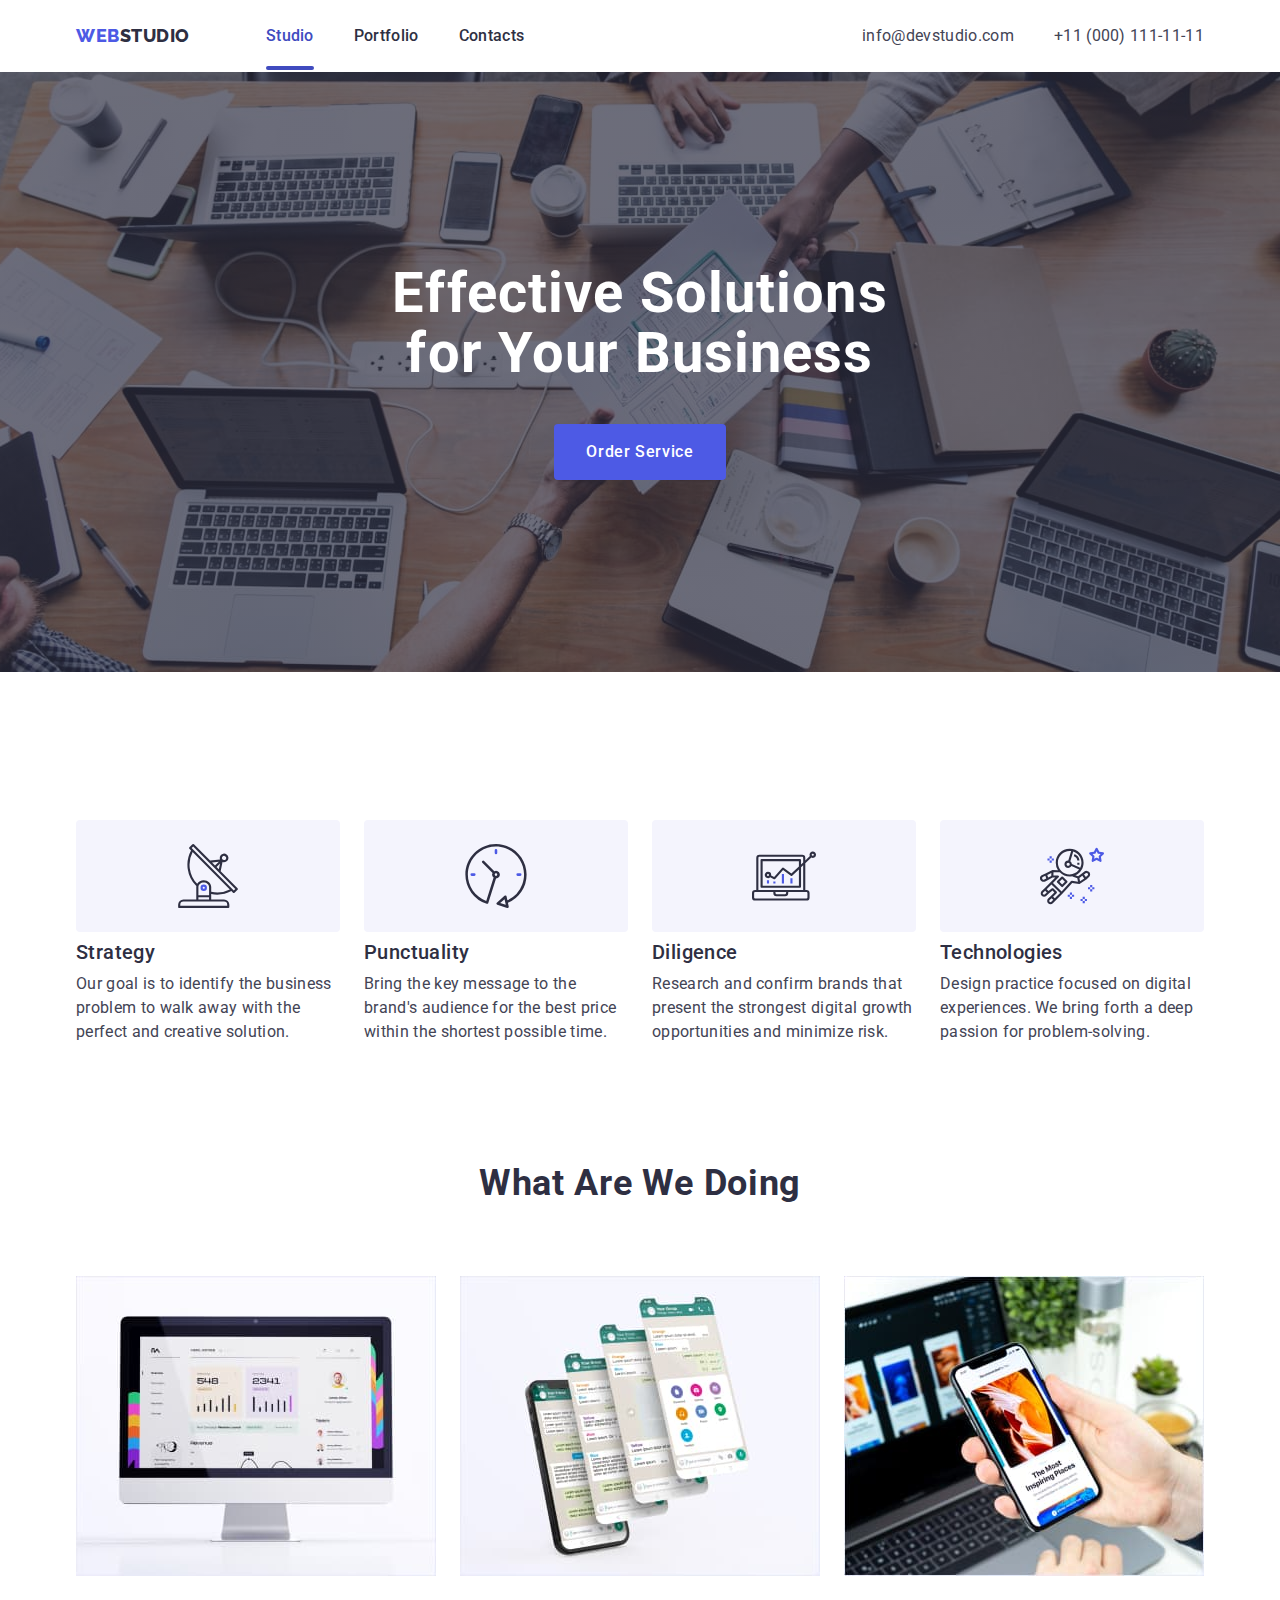
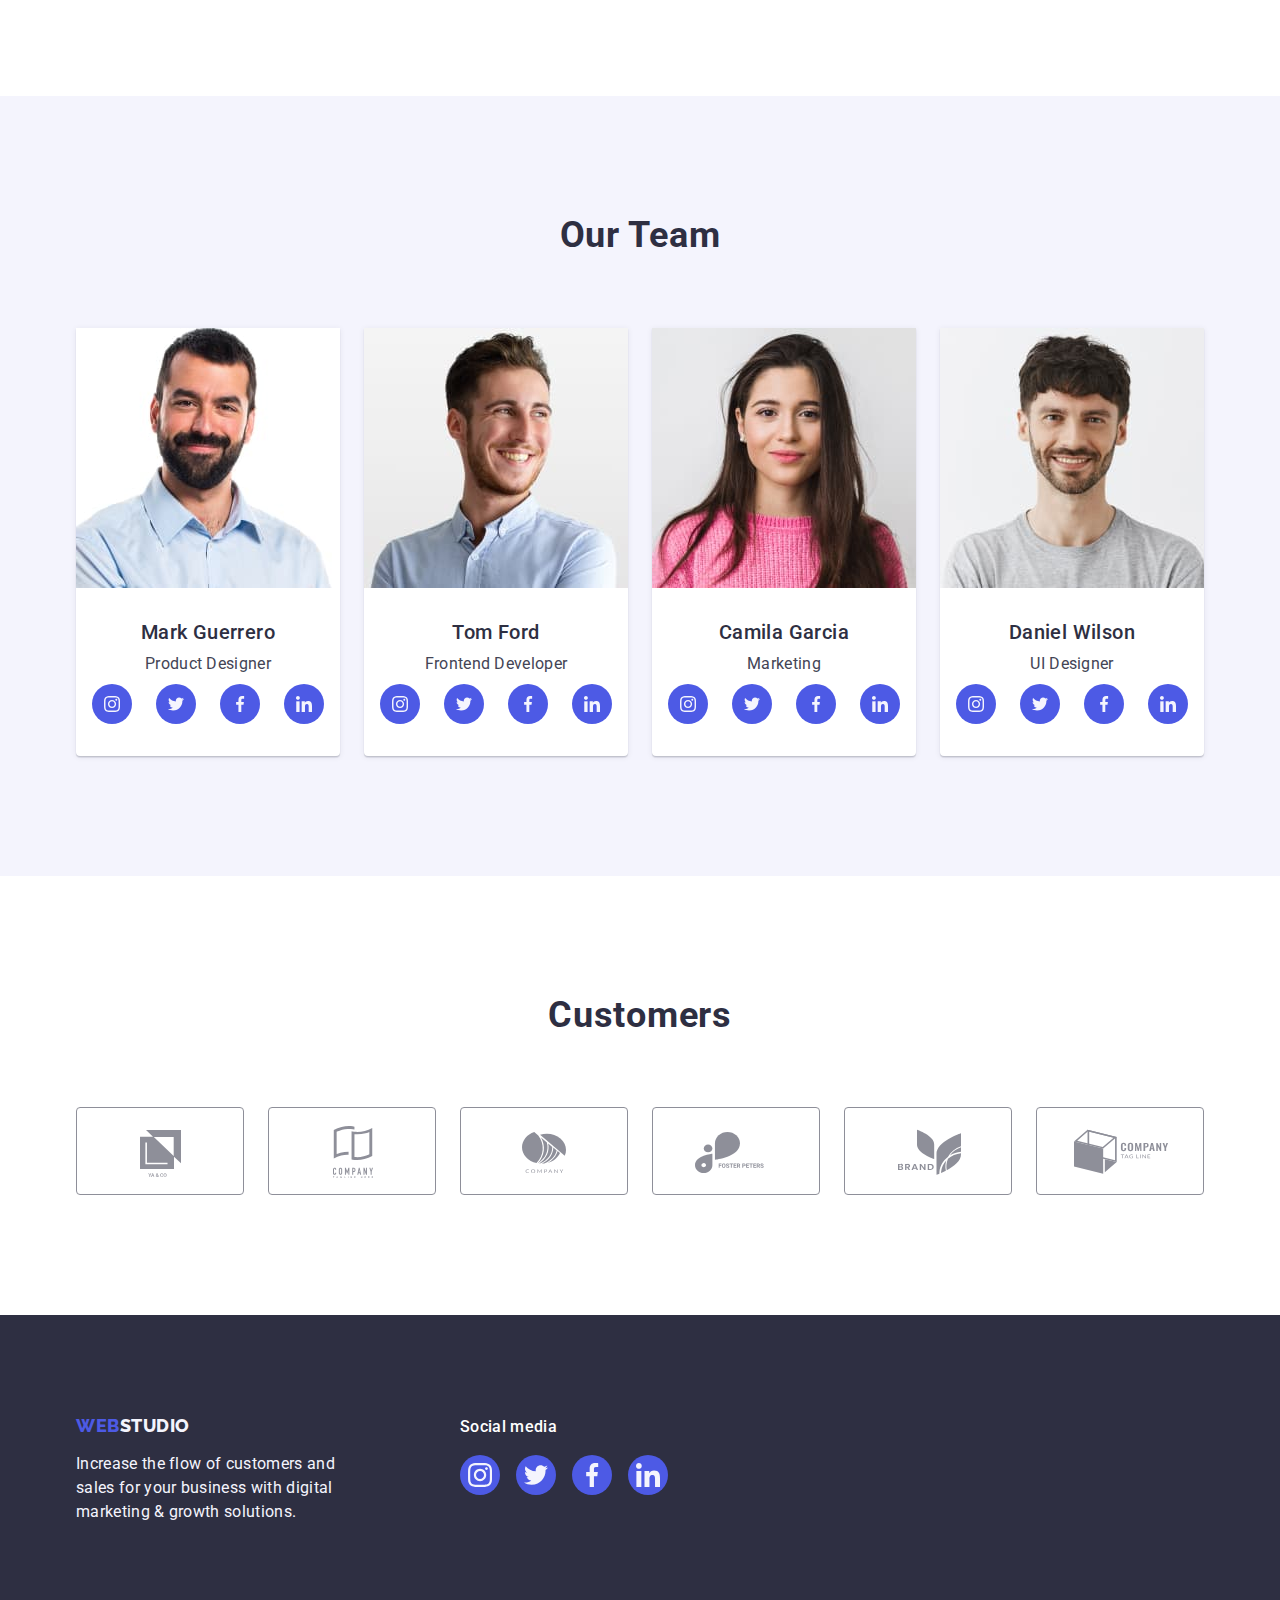
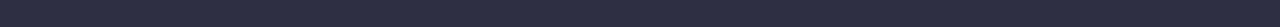
<file: index.html>
<!DOCTYPE html>
<html lang="en">
  <head>
    <meta charset="UTF-8" />
    <meta http-equiv="X-UA-Compatible" content="IE=edge" />
    <meta name="viewport" content="width=device-width, initial-scale=1.0" />
    <title>Main Page</title>
    <link rel="preconnect" href="https://fonts.googleapis.com" />
    <link rel="preconnect" href="https://fonts.gstatic.com" crossorigin />
    <link
      href="https://fonts.googleapis.com/css2?family=Raleway:wght@800&family=Roboto:wght@400;500;700;900&display=swap"
      rel="stylesheet"
    />
    <link
      rel="stylesheet"
      href="https://cdn.jsdelivr.net/npm/modern-normalize@2.0.0/modern-normalize.min.css"
    />
    <link rel="stylesheet" href="./css/styles.css" />
  </head>
  <body>
    <header class="header">
      <div class="container page-header-container">
        <nav class="site-navigation">
          <a href="./index.html" class="logo-header link"
            >WEB<span class="span-header">Studio</span></a
          >

          <ul class="list menu-header">
            <li class="">
              <a href="./index.html" class="header-link link current">Studio</a>
            </li>
            <li class="">
              <a href="./portfolio.html" class="header-link link">Portfolio</a>
            </li>
            <li>
              <a href="" class="header-link link">Contacts</a>
            </li>
          </ul>
        </nav>

        <address class="address">
          <ul class="list address-items">
            <li>
              <a href="mailto:info@devstudio.com" class="link address-link"
                >info@devstudio.com</a
              >
            </li>
            <li>
              <a href="tel:+110001111111" class="link address-link">
                +11 (000) 111-11-11
              </a>
            </li>
          </ul>
        </address>
      </div>
    </header>

    <main>
      <section class="hero background-hero">
        <div class="container hero-wrap">
          <h1 class="hero-titel">Effective Solutions for Your Business</h1>

          <button type="button" class="btn-order" data-modal-open>
            Order Service
          </button>
        </div>
      </section>
      <!-- --Section skills-- -->
      <section class="skills">
        <div class="container">
          <h2 class="hidden">experiences</h2>
          <ul class="list skills-item-list">
            <li class="skills-item">
              <div class="skills-wraper">
                <svg width="64" height="64" class="skills-icon">
                  <use href="./images/icons.svg#icon-antenna"></use>
                </svg>
              </div>
              <h3 class="skills-titel">Strategy</h3>
              <p class="skills-text">
                Our goal is to identify the business problem to walk away with
                the perfect and creative solution.
              </p>
            </li>
            <li class="skills-item">
              <div class="skills-wraper">
                <svg width="64" height="64" class="skills-icon">
                  <use href="./images/icons.svg#icon-clock"></use>
                </svg>
              </div>
              <h3 class="skills-titel">Punctuality</h3>
              <p class="skills-text">
                Bring the key message to the brand's audience for the best price
                within the shortest possible time.
              </p>
            </li>
            <li class="skills-item">
              <div class="skills-wraper">
                <svg width="64" height="64" class="skills-icon">
                  <use href="./images/icons.svg#icon-diagram"></use>
                </svg>
              </div>
              <h3 class="skills-titel">Diligence</h3>
              <p class="skills-text">
                Research and confirm brands that present the strongest digital
                growth opportunities and minimize risk.
              </p>
            </li>
            <li class="skills-item">
              <div class="skills-wraper">
                <svg width="64" height="64" class="skills-icon">
                  <use href="./images/icons.svg#icon-astronaut"></use>
                </svg>
              </div>
              <h3 class="skills-titel">Technologies</h3>
              <p class="skills-text">
                Design practice focused on digital experiences. We bring forth a
                deep passion for problem-solving.
              </p>
            </li>
          </ul>
        </div>
      </section>
      <!--oure work-->
      <section class="examples">
        <div class="container">
          <h2 class="examples-titel">What are we doing</h2>
          <ul class="list examples-item">
            <li class="examples-item-list">
              <img
                class="img-examples"
                src="./images/monitor.jpg"
                alt="monitor whith inforation"
                width="360"
                height="300"
              />
            </li>
            <li class="examples-item-list">
              <img
                class="img-examples"
                src="./images/mobilephone.jpg"
                alt="mobile phone and aplication"
                width="360"
                height="300"
              />
            </li>
            <li class="examples-item-list">
              <img
                class="img-examples"
                src="./images/laptopandhandhodingmobilephone.jpg"
                alt="laptop same aplication on the display and hand hoding mobile phone same information on display"
                width="360"
                height="300"
              />
            </li>
          </ul>
        </div>
      </section>
      <!--team-->
      <section class="employees">
        <div class="container employees-wrap">
          <h2 class="employees-titel">Our Team</h2>
          <ul class="list employees-item">
            <li class="employees-item-list">
              <img
                class="img-employees"
                src="./images/portretMarkG.jpg"
                alt="man smile has a beard wearing a blue shirt dark hair "
                width="264"
                height="260"
              />
              <div class="card-text">
                <h3 class="employees-name">Mark Guerrero</h3>
                <p class="employees-text">Product Designer</p>
                <ul class="icon-soc-item">
                  <li class="list icon-soc-list">
                    <a href="" class="icon-soc-link">
                      <svg width="16" height="16" class="icon-soc">
                        <use href="./images/icons.svg#icon-instagram"></use>
                      </svg>
                    </a>
                  </li>
                  <li class="list icon-soc-list">
                    <a href="" class="icon-soc-link">
                      <svg width="16" height="16" class="icon-soc">
                        <use href="./images/icons.svg#icon-twitter"></use>
                      </svg>
                    </a>
                  </li>
                  <li class="list icon-soc-list">
                    <a href="" class="icon-soc-link">
                      <svg width="16" height="16" class="icon-soc">
                        <use href="./images/icons.svg#icon-facebook"></use>
                      </svg>
                    </a>
                  </li>
                  <li class="list icon-soc-list">
                    <a href="" class="icon-soc-link">
                      <svg width="16" height="16" class="icon-soc">
                        <use href="./images/icons.svg#icon-linkedin"></use>
                      </svg>
                    </a>
                  </li>
                </ul>
              </div>
            </li>
            <li class="employees-item-list">
              <img
                class="img-employees"
                src="./images/portretTomF.jpg"
                alt="the young man is smiling  blond hair"
                width="264"
                height="260"
              />

              <div class="card-text">
                <h3 class="employees-name">Tom Ford</h3>
                <p class="employees-text">Frontend Developer</p>
                <ul class="icon-soc-item">
                  <li class="list icon-soc-list">
                    <a href="" class="icon-soc-link">
                      <svg width="16" height="16" class="icon-soc">
                        <use href="./images/icons.svg#icon-instagram"></use>
                      </svg>
                    </a>
                  </li>
                  <li class="list icon-soc-list">
                    <a href="" class="icon-soc-link">
                      <svg width="16" height="16" class="icon-soc">
                        <use href="./images/icons.svg#icon-twitter"></use>
                      </svg>
                    </a>
                  </li>
                  <li class="list icon-soc-list">
                    <a href="" class="icon-soc-link">
                      <svg width="16" height="16" class="icon-soc">
                        <use href="./images/icons.svg#icon-facebook"></use>
                      </svg>
                    </a>
                  </li>
                  <li class="list icon-soc-list">
                    <a href="" class="icon-soc-link">
                      <svg width="16" height="16" class="icon-soc">
                        <use href="./images/icons.svg#icon-linkedin"></use>
                      </svg>
                    </a>
                  </li>
                </ul>
              </div>
            </li>
            <li class="employees-item-list">
              <img
                class="img-employees"
                src="./images/PortretCamilaG.jpg"
                alt="young girl long brown hair pink blouse"
                width="264"
                height="260"
              />

              <div class="card-text">
                <h3 class="employees-name">Camila Garcia</h3>
                <p class="employees-text">Marketing</p>
                <ul class="icon-soc-item">
                  <li class="list icon-soc-list">
                    <a href="" class="icon-soc-link">
                      <svg width="16" height="16" class="icon-soc">
                        <use href="./images/icons.svg#icon-instagram"></use>
                      </svg>
                    </a>
                  </li>
                  <li class="list icon-soc-list">
                    <a href="" class="icon-soc-link">
                      <svg width="16" height="16" class="icon-soc">
                        <use href="./images/icons.svg#icon-twitter"></use>
                      </svg>
                    </a>
                  </li>
                  <li class="list icon-soc-list">
                    <a href="" class="icon-soc-link">
                      <svg width="16" height="16" class="icon-soc">
                        <use href="./images/icons.svg#icon-facebook"></use>
                      </svg>
                    </a>
                  </li>
                  <li class="list icon-soc-list">
                    <a href="" class="icon-soc-link">
                      <svg width="16" height="16" class="icon-soc">
                        <use href="./images/icons.svg#icon-linkedin"></use>
                      </svg>
                    </a>
                  </li>
                </ul>
              </div>
            </li>
            <li class="employees-item-list">
              <img
                class="img-employees"
                src="./images/PortretDanielW.jpg"
                alt="yong man smile in t-shirt"
                width="264"
                height="260"
              />

              <div class="card-text">
                <h3 class="employees-name">Daniel Wilson</h3>
                <p class="employees-text">UI Designer</p>
                <ul class="icon-soc-item">
                  <li class="list icon-soc-list">
                    <a href="" class="icon-soc-link">
                      <svg width="16" height="16" class="icon-soc">
                        <use href="./images/icons.svg#icon-instagram"></use>
                      </svg>
                    </a>
                  </li>
                  <li class="list icon-soc-list">
                    <a href="" class="icon-soc-link">
                      <svg width="16" height="16" class="icon-soc">
                        <use href="./images/icons.svg#icon-twitter"></use>
                      </svg>
                    </a>
                  </li>
                  <li class="list icon-soc-list">
                    <a href="" class="icon-soc-link">
                      <svg width="16" height="16" class="icon-soc">
                        <use href="./images/icons.svg#icon-facebook"></use>
                      </svg>
                    </a>
                  </li>
                  <li class="list icon-soc-list">
                    <a href="" class="icon-soc-link">
                      <svg width="16" height="16" class="icon-soc">
                        <use href="./images/icons.svg#icon-linkedin"></use>
                      </svg>
                    </a>
                  </li>
                </ul>
              </div>
            </li>
          </ul>
        </div>
      </section>
      <!-----------------Customers--------->
      <section class="customers">
        <div class="container">
          <h2 class="customers-titel">Customers</h2>
          <ul class="customers-list list">
            <li class="customers-item">
              <a href="" class="link customer-link">
                <svg width="104" height="56" class="customer-icon">
                  <use href="./images/icons.svg#company-1"></use>
                </svg>
              </a>
            </li>
            <li class="customers-item">
              <a href="" class="link customer-link">
                <svg width="104" height="56" class="customer-icon">
                  <use href="./images/icons.svg#company-2"></use>
                </svg>
              </a>
            </li>
            <li class="customers-item">
              <a href="" class="link customer-link">
                <svg width="104" height="56" class="customer-icon">
                  <use href="./images/icons.svg#company-3"></use>
                </svg>
              </a>
            </li>
            <li class="customers-item">
              <a href="" class="link customer-link">
                <svg width="104" height="56" class="customer-icon">
                  <use href="./images/icons.svg#company-4"></use>
                </svg>
              </a>
            </li>
            <li class="customers-item">
              <a href="" class="link customer-link">
                <svg width="104" height="56" class="customer-icon">
                  <use href="./images/icons.svg#company-5"></use>
                </svg>
              </a>
            </li>
            <li class="customers-item">
              <a href="" class="link customer-link">
                <svg width="104" height="56" class="customer-icon">
                  <use href="./images/icons.svg#company-6"></use>
                </svg>
              </a>
            </li>
          </ul>
        </div>
      </section>
    </main>
    <footer class="footer">
      <div class="container footer-wrap">
        <div class="foter-content-wrap">
          <a href="./index.html " class="logo-footer link"
            >WEB<span class="span-footer">Studio</span>
          </a>
          <p class="text-footer">
            Increase the flow of customers and sales for your business with
            digital marketing & growth solutions.
          </p>
        </div>
        <div class="footer-soc-wrap">
          <p class="text-soc-footer">Social media</p>
          <ul class="icon-soc-item-footer">
            <li class="list icon-soc-list-footer">
              <a href="" class="icon-soc-link-footer">
                <svg width="24" height="24" class="icon-soc-footer">
                  <use href="./images/icons.svg#icon-instagram"></use>
                </svg>
              </a>
            </li>
            <li class="list icon-soc-list-footer">
              <a href="" class="icon-soc-link-footer">
                <svg width="24" height="24" class="icon-soc-footer">
                  <use href="./images/icons.svg#icon-twitter"></use>
                </svg>
              </a>
            </li>
            <li class="list icon-soc-list-footer">
              <a href="" class="icon-soc-link-footer">
                <svg width="24" height="24" class="icon-soc-footer">
                  <use href="./images/icons.svg#icon-facebook"></use>
                </svg>
              </a>
            </li>
            <li class="list icon-soc-list-footer">
              <a href="" class="icon-soc-link-footer">
                <svg width="24" height="24" class="icon-soc-footer">
                  <use href="./images/icons.svg#icon-linkedin"></use>
                </svg>
              </a>
            </li>
          </ul>
        </div>
      </div>
    </footer>
    <!---------------------modal------------>

    <div class="modal-wrap is-hidden" data-modal>
      <div class="modal">
        <button type="button" class="modal-btn" data-modal-close>
          <svg class="modal-btn-close" width="8" height="8">
            <use href="./images/icons.svg#modal-btn"></use>
          </svg>
        </button>
      </div>
    </div>

    <script src="./js/modal.js"></script>
  </body>
</html>
</file>
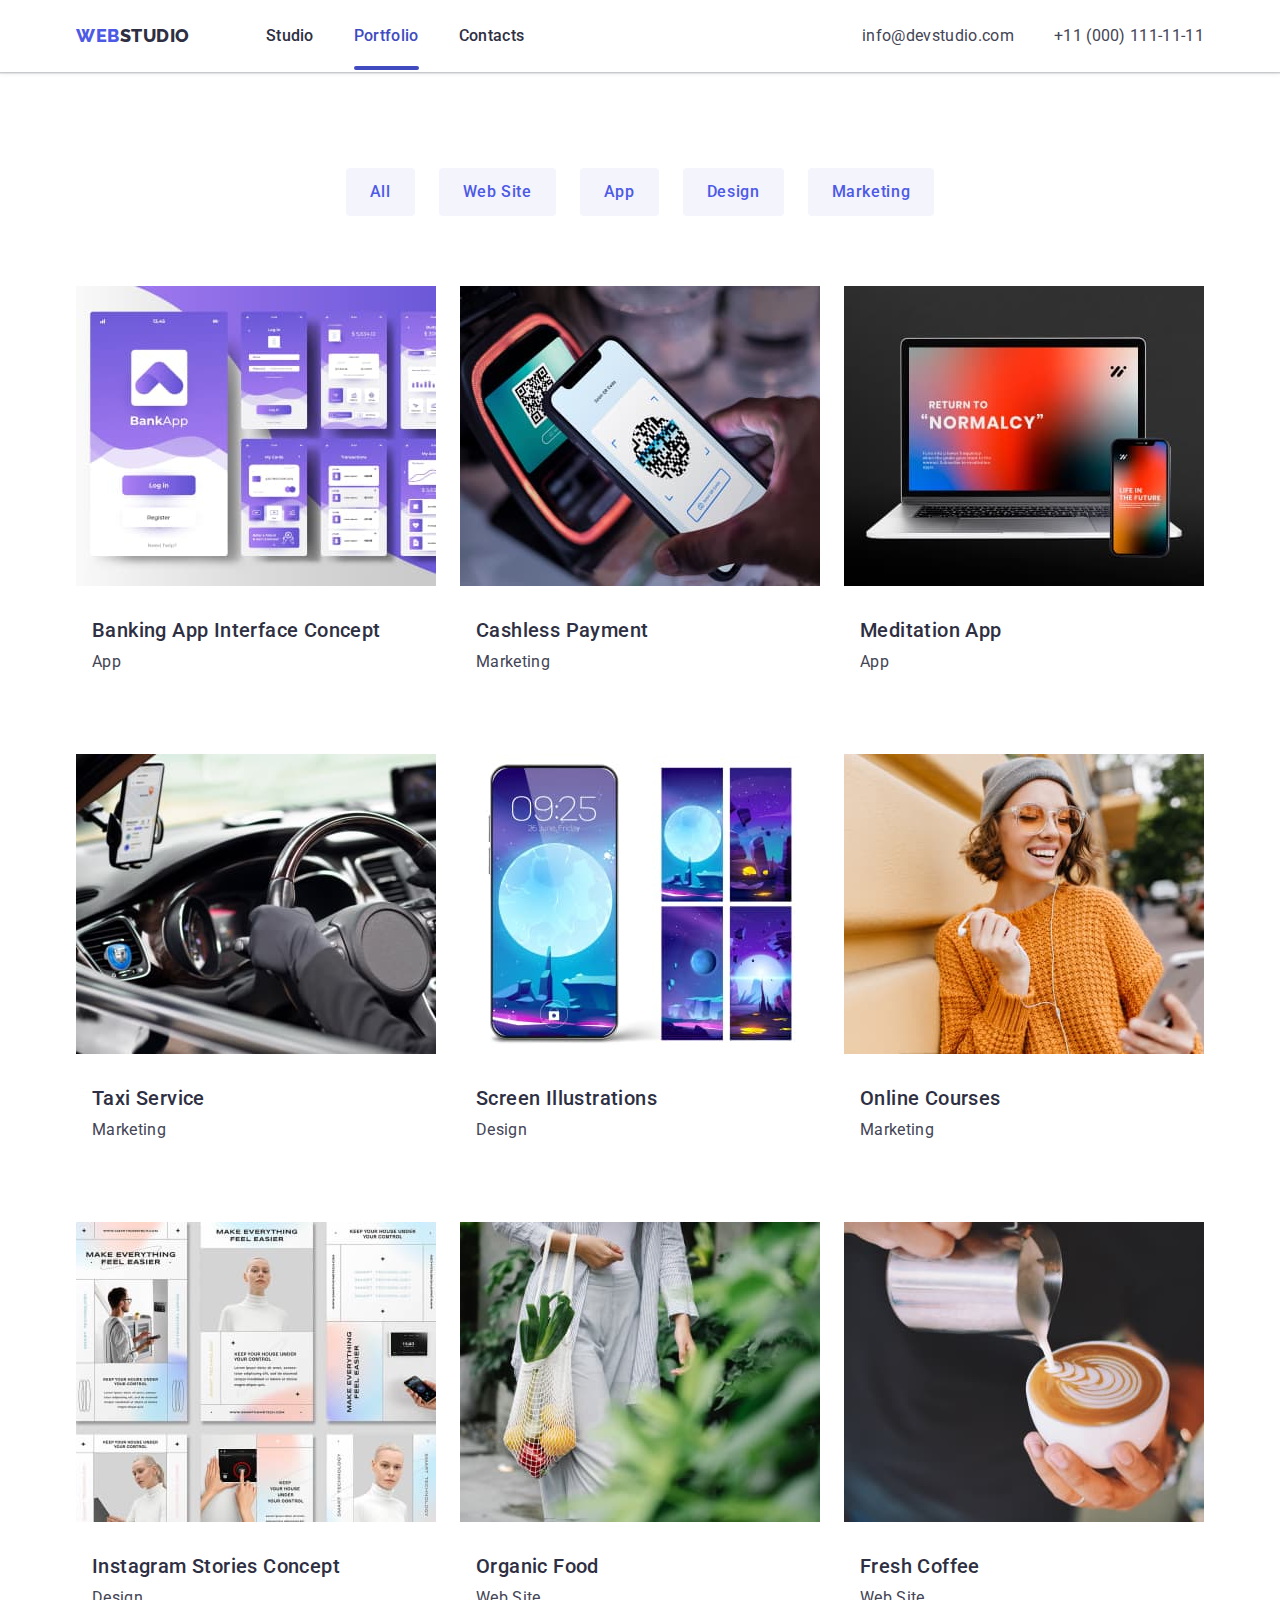
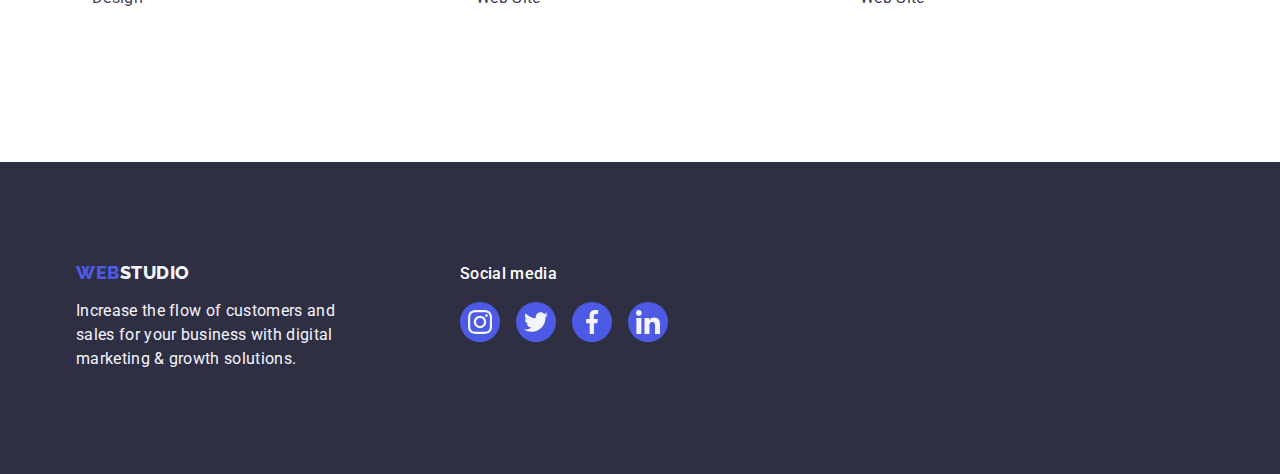
<file: portfolio.html>
<!DOCTYPE html>
<html lang="en">
  <head>
    <meta charset="UTF-8" />
    <meta http-equiv="X-UA-Compatible" content="IE=edge" />
    <meta name="viewport" content="width=device-width, initial-scale=1.0" />
    <title>Portfolio</title>
    <link rel="preconnect" href="https://fonts.googleapis.com" />
    <link rel="preconnect" href="https://fonts.gstatic.com" crossorigin />
    <link
      href="https://fonts.googleapis.com/css2?family=Raleway:wght@800&family=Roboto:wght@400;500;700;900&display=swap"
      rel="stylesheet"
    />
    <link
      rel="stylesheet"
      href="https://cdn.jsdelivr.net/npm/modern-normalize@2.0.0/modern-normalize.min.css"
    />

    <link rel="stylesheet" href="./css/styles.css" />
  </head>
  <body>
    <header class="header">
      <div class="container page-header-container">
        <nav class="site-navigation">
          <a href="./index.html" class="logo-header link"
            >WEB<span class="span-header">Studio</span></a
          >

          <ul class="list menu-header">
            <li class="">
              <a href="./index.html" class="header-link link">Studio</a>
            </li>
            <li class="">
              <a href="./portfolio.html" class="header-link link current"
                >Portfolio</a
              >
            </li>
            <li>
              <a href="" class="header-link link">Contacts</a>
            </li>
          </ul>
        </nav>

        <address class="address">
          <ul class="list address-items">
            <li>
              <a href="mailto:info@devstudio.com" class="link address-link"
                >info@devstudio.com</a
              >
            </li>
            <li>
              <a href="tel:+110001111111" class="link address-link">
                +11 (000) 111-11-11
              </a>
            </li>
          </ul>
        </address>
      </div>
    </header>

    <main>
      <!-- Butonn -->
      <section class="section-exems">
        <div class="container">
          <h1 class="hidden" hidden>portfolio</h1>

          <ul class="list button-item">
            <li>
              <button class="button-products" type="button">All</button>
            </li>
            <li>
              <button class="button-products" type="button">Web Site</button>
            </li>
            <li><button class="button-products" type="button">App</button></li>
            <li>
              <button class="button-products" type="button">Design</button>
            </li>
            <li>
              <button class="button-products" type="button">Marketing</button>
            </li>
          </ul>

          <!-- Product list -->
          <ul class="list portfolio-list-wrap">
            <li class="portfolio-list-item">
              <a href="" class="link portfolio-list-link">
                <div class="hiden-portfolio-card">
                  <img
                    src="./images/portfolio/s1/banksapp.jpg"
                    alt="exampels of baking app"
                    width="360"
                    height="300"
                  />
                  <p class="hiden-portfolio-text">
                    14 Stylish and User-Friendly App Design Concepts · Task
                    Manager App · Calorie Tracker App · Exotic Fruit Ecommerce
                    App · Cloud Storage App
                  </p>
                </div>
                <div class="portfolio-card-text">
                  <h2 class="secondary-titel">Banking App Interface Concept</h2>
                  <p class="product-text">App</p>
                </div>
              </a>
            </li>
            <li class="portfolio-list-item">
              <a href="" class="link portfolio-list-link">
                <div class="hiden-portfolio-card">
                  <img
                    src="./images/portfolio/s1/paymant.jpg"
                    alt="mobile phone with peyment terminal"
                    width="360"
                    height="300"
                  />
                  <p class="hiden-portfolio-text">
                    14 Stylish and User-Friendly App Design Concepts · Task
                    Manager App · Calorie Tracker App · Exotic Fruit Ecommerce
                    App · Cloud Storage App
                  </p>
                </div>
                <div class="portfolio-card-text">
                  <h2 class="secondary-titel">Cashless Payment</h2>
                  <p class="product-text">Marketing</p>
                </div>
              </a>
            </li>
            <li class="portfolio-list-item">
              <a href="" class="link portfolio-list-link">
                <div class="hiden-portfolio-card">
                  <img
                    src="./images/portfolio/s1/maditationapp.jpg"
                    alt="laptop and mobilephone"
                    width="360"
                    height="300"
                  />
                  <p class="hiden-portfolio-text">
                    14 Stylish and User-Friendly App Design Concepts · Task
                    Manager App · Calorie Tracker App · Exotic Fruit Ecommerce
                    App · Cloud Storage App
                  </p>
                </div>
                <div class="portfolio-card-text">
                  <h2 class="secondary-titel">Meditation App</h2>
                  <p class="product-text">App</p>
                </div>
              </a>
            </li>
            <li class="portfolio-list-item">
              <a href="" class="link portfolio-list-link">
                <div class="hiden-portfolio-card">
                  <img
                    src="./images/portfolio/s2/taxiservice.jpg"
                    alt="hands on the steering wheel "
                    width="360"
                    height="300"
                  />
                  <p class="hiden-portfolio-text">
                    14 Stylish and User-Friendly App Design Concepts · Task
                    Manager App · Calorie Tracker App · Exotic Fruit Ecommerce
                    App · Cloud Storage App
                  </p>
                </div>
                <div class="portfolio-card-text">
                  <h2 class="secondary-titel">Taxi Service</h2>
                  <p class="product-text">Marketing</p>
                </div>
              </a>
            </li>
            <li class="portfolio-list-item">
              <a href="" class="link portfolio-list-link">
                <div class="hiden-portfolio-card">
                  <img
                    src="./images/portfolio/s2/screens.jpg"
                    alt="screens mobilephone"
                    width="360"
                    height="300"
                  />
                  <p class="hiden-portfolio-text">
                    14 Stylish and User-Friendly App Design Concepts · Task
                    Manager App · Calorie Tracker App · Exotic Fruit Ecommerce
                    App · Cloud Storage App
                  </p>
                </div>
                <div class="portfolio-card-text">
                  <h2 class="secondary-titel">Screen Illustrations</h2>
                  <p class="product-text">Design</p>
                </div>
              </a>
            </li>
            <li class="portfolio-list-item">
              <a href="" class="link portfolio-list-link">
                <div class="hiden-portfolio-card">
                  <img
                    src="./images/portfolio/s2/courses.jpg"
                    alt="laptop and mobilephone"
                    width="360"
                    height="300"
                  />
                  <p class="hiden-portfolio-text">
                    14 Stylish and User-Friendly App Design Concepts · Task
                    Manager App · Calorie Tracker App · Exotic Fruit Ecommerce
                    App · Cloud Storage App
                  </p>
                </div>
                <div class="portfolio-card-text">
                  <h2 class="secondary-titel">Online Courses</h2>
                  <p class="product-text">Marketing</p>
                </div>
              </a>
            </li>
            <li class="portfolio-list-item">
              <a href="" class="link portfolio-list-link">
                <div class="hiden-portfolio-card">
                  <img
                    src="./images/portfolio/s3/instagramstories.jpg"
                    alt="man and woman demonstrate smart technology"
                    width="360"
                    height="300"
                  />
                  <p class="hiden-portfolio-text">
                    14 Stylish and User-Friendly App Design Concepts · Task
                    Manager App · Calorie Tracker App · Exotic Fruit Ecommerce
                    App · Cloud Storage App
                  </p>
                </div>
                <div class="portfolio-card-text">
                  <h2 class="secondary-titel">Instagram Stories Concept</h2>
                  <p class="product-text">Design</p>
                </div>
              </a>
            </li>
            <li class="portfolio-list-item">
              <a href="" class="link portfolio-list-link">
                <div class="hiden-portfolio-card">
                  <img
                    src="./images/portfolio/s3/organicfood.jpg"
                    alt="screens mobilephone"
                    width="360"
                    height="300"
                  />
                  <p class="hiden-portfolio-text">
                    14 Stylish and User-Friendly App Design Concepts · Task
                    Manager App · Calorie Tracker App · Exotic Fruit Ecommerce
                    App · Cloud Storage App
                  </p>
                </div>
                <div class="portfolio-card-text">
                  <h2 class="secondary-titel">Organic Food</h2>
                  <p class="product-text">Web Site</p>
                </div>
              </a>
            </li>
            <li class="portfolio-list-item">
              <a href="" class="link portfolio-list-link">
                <div class="hiden-portfolio-card">
                  <img
                    src="./images/portfolio/s3/coffee.jpg"
                    alt="man pours milk into the coffee"
                    width="360"
                    height="300"
                  />
                  <p class="hiden-portfolio-text">
                    14 Stylish and User-Friendly App Design Concepts · Task
                    Manager App · Calorie Tracker App · Exotic Fruit Ecommerce
                    App · Cloud Storage App
                  </p>
                </div>
                <div class="portfolio-card-text">
                  <h2 class="secondary-titel">Fresh Coffee</h2>
                  <p class="product-text">Web Site</p>
                </div>
              </a>
            </li>
          </ul>
        </div>
      </section>
    </main>

    <footer class="footer">
      <div class="container footer-wrap">
        <div class="foter-content-wrap">
          <a href="./index.html " class="logo-footer link"
            >WEB<span class="span-footer">Studio</span>
          </a>
          <p class="text-footer">
            Increase the flow of customers and sales for your business with
            digital marketing & growth solutions.
          </p>
        </div>
        <div class="footer-soc-wrap">
          <p class="text-soc-footer">Social media</p>
          <ul class="icon-soc-item-footer">
            <li class="list icon-soc-list-footer">
              <a href="" class="icon-soc-link-footer">
                <svg width="24" height="24" class="icon-soc-footer">
                  <use href="./images/icons.svg#icon-instagram"></use>
                </svg>
              </a>
            </li>
            <li class="list icon-soc-list-footer">
              <a href="" class="icon-soc-link-footer">
                <svg width="24" height="24" class="icon-soc-footer">
                  <use href="./images/icons.svg#icon-twitter"></use>
                </svg>
              </a>
            </li>
            <li class="list icon-soc-list-footer">
              <a href="" class="icon-soc-link-footer">
                <svg width="24" height="24" class="icon-soc-footer">
                  <use href="./images/icons.svg#icon-facebook"></use>
                </svg>
              </a>
            </li>
            <li class="list icon-soc-list-footer">
              <a href="" class="icon-soc-link-footer">
                <svg width="24" height="24" class="icon-soc-footer">
                  <use href="./images/icons.svg#icon-linkedin"></use>
                </svg>
              </a>
            </li>
          </ul>
        </div>
      </div>
    </footer>
    <script src="./js/modal.js"></script>
  </body>
</html>
</file>
<file: css/styles.css>
:root {
  --text-color: #434455;
  --white-color: #ffffff;
  --dark-color: #2e2f42;
  --light-color: #f4f4fd;
  --primary-brand-color: #4d5ae5;
  --pressed-state-color: #404bbf;
  --accent-color: #e7e9fc;
  --subtle-Text: #8e8f99;
  --success-color: #31d0aa;
  --modal-background: #fcfcfc;
}
*,
*::before,
*::after {
  box-sizing: border-box;
}

h1,
h2,
h3,
h4,
h5,
h6,
p {
  margin-top: 0;
  margin-bottom: 0;
}
img {
  display: block;
}
ol,
ul {
  margin-top: 0;
  margin-bottom: 0;
  padding-left: 0;
}
button {
  cursor: pointer;
}

body {
  font-family: Roboto, sans-serif;
  background: var(--white-color);
  color: var(--text-color);
}
.link {
  text-decoration: none;
}

.list {
  list-style: none;
}

.container {
  width: 1158px;
  margin: 0 auto;
  padding: 0 15px;
}

/* ------------Header----------- */
.header {
  border-bottom: 1px solid var(--Accent-color);
  padding-top: 24px;
  padding-bottom: 24px;
  box-shadow: 0px 2px 1px rgba(46, 47, 66, 0.08),
    0px 1px 1px rgba(46, 47, 66, 0.16), 0px 1px 6px rgba(46, 47, 66, 0.08);
}
.page-header-container {
  display: flex;
  align-items: center;
}
.site-navigation {
  display: flex;
  align-items: center;
}
.menu-header {
  display: flex;
  align-items: center;
  gap: 40px;
}
.header-link {
  font-weight: 500;
  font-size: 16px;
  line-height: 1.5;
  letter-spacing: 0.02em;
  color: var(--dark-color);
  padding: 24px 0;
  transition: color 250ms cubic-bezier(0.4, 0, 0.2, 1);
}

.current {
  color: var(--pressed-state-color);
  position: relative;
}
.current::after {
  display: block;
  content: '';
  background-color: var(--pressed-state-color);
  border-radius: 2px;
  position: absolute;
  bottom: -1px;
  width: 100%;
  height: 4px;
  left: 0;
}
.header-link:hover,
.header-link:focus {
  color: var(--pressed-state-color);
}
.logo-header {
  font-family: Raleway, sans-serif;
  font-style: normal;
  font-weight: 800;
  font-size: 18px;
  line-height: 1.17;
  align-items: center;
  letter-spacing: 0.03em;
  text-transform: uppercase;
  color: var(--primary-brand-color);
  margin-right: 76px;
}
.span-header {
  font-family: 'Raleway' sans-serif;
  font-weight: 800;
  font-size: 18px;
  line-height: 1.17;
  align-items: center;
  letter-spacing: 0.03em;
  text-transform: uppercase;
  color: var(--dark-color);
}

.address {
  font-style: normal;
  margin-left: auto;
}
.address-items {
  display: flex;
  align-items: center;
  gap: 40px;
}
.address-link {
  font-family: 'Roboto' sans-serif;
  font-weight: 400;
  font-size: 16px;
  line-height: 1.5;
  letter-spacing: 0.02em;
  color: var(--text-color);
  transition: color 250ms cubic-bezier(0.4, 0, 0.2, 1);
}
.address-link:hover,
.address-link:focus {
  color: var(--pressed-state-color);
}

/*----------------- Hero---------- */
.hero {
  background-color: var(--dark-color);
  display: flex;
  justify-content: center;
  align-items: center;
  padding: 188px 0;
}
.background-hero {
  max-width: 1440px;
  height: 600px;
  margin-left: auto;
  margin-right: auto;
  background-repeat: no-repeat;
  background-position: center;
  background-size: cover;
  background-image: linear-gradient(
      rgba(46, 47, 66, 0.7),
      rgba(46, 47, 66, 0.7)
    ),
    url(../images/people-office.jpg);
}
.hero-wrap {
  display: inline-block;
  margin: 0 auto;
}
.hero-titel {
  font-weight: 700;
  font-size: 56px;
  line-height: 1.07;
  text-align: center;
  letter-spacing: 0.02em;
  color: var(--white-color);
  max-width: 496px;
  margin-right: auto;
  margin-left: auto;
}
.btn-order {
  font-family: 'Roboto', sans-serif;
  font-weight: 500;
  font-size: 16px;
  line-height: 24px;
  align-items: center;
  letter-spacing: 0.04em;
  color: var(--white-color);
  background-color: var(--primary-brand-color);
  display: block;
  margin: 0 auto;
  border-radius: 3px;
  margin-left: auto;
  margin-right: auto;
  margin-top: 40px;
  padding-top: 16px;
  padding-right: 32px;
  padding-bottom: 16px;
  padding-left: 32px;
  max-width: 496px;
  min-width: 169px;
  height: 56px;
  border: none;
  border-radius: 4px;
  transition: background-color 250ms cubic-bezier(0.4, 0, 0.2, 1);
}
.btn-order:hover,
.btn-order:focus {
  background-color: var(--pressed-state-color);
}

/* -------------Skills----------- */
.skills {
  padding: 120px 0;
}
.hidden {
  visibility: none;
}

.skills-item {
  width: calc((100% - 72px) / 4);
}
.skills-wraper {
  display: flex;
  justify-content: center;
  align-items: center;
  background-color: var(--light-color);
  height: 112px;
  border-radius: 4px;
  margin-bottom: 8px;
}
.skills-icon {
}
.skills-item-list {
  display: flex;
  gap: 24px;
}
.skills-titel {
  font-weight: 500;
  font-size: 20px;
  line-height: 1.2;
  letter-spacing: 0.02em;
  color: var(--dark-color);
  margin-bottom: 8px;
}

.skills-text {
  font-weight: 400;
  font-size: 16px;
  line-height: 1.5;
  letter-spacing: 0.02em;
  color: var(--text-color);
}
/*--------- Examples-------- */
.examples {
  padding-bottom: 120px;
}
.examples-item {
  display: flex;
  gap: 24px;
}
.examples-item-list {
}
.img-examples {
  width: 100%;
}
.examples-titel {
  font-weight: 700;
  font-size: 36px;
  line-height: 1.11;
  text-align: center;
  letter-spacing: 0.02em;
  text-transform: capitalize;
  color: var(--dark-color);
  margin-bottom: 72px;
}

/* ---------Employees----- */
.employees {
  background: var(--light-color);
  padding: 120px 0;
}

.employees-titel {
  font-weight: 700;
  font-size: 36px;
  line-height: 1.11;
  text-align: center;
  letter-spacing: 0.02em;
  text-transform: capitalize;
  color: var(--dark-color);
  margin-bottom: 72px;
}

.employees-item {
  display: flex;
  gap: 24px;
}
.employees-item-list {
  background: var(--white-color);
  border-radius: 0px 0px 4px 4px;
  box-shadow: 0px 1px 6px rgba(46, 47, 66, 0.08),
    0px 1px 1px rgba(46, 47, 66, 0.16), 0px 2px 1px rgba(46, 47, 66, 0.08);
}

.icon-soc-item {
  display: flex;
  justify-content: center;
  gap: 24px;
}
.icon-soc-list {
  width: 40px;
  height: 40px;
}
.icon-soc-link {
  display: flex;
  width: 100%;
  height: 100%;
  background-color: var(--primary-brand-color);
  border-radius: 50%;
  align-items: center;
  justify-content: center;
  transition: background-color 250ms cubic-bezier(0.4, 0, 0.2, 1);
}
.icon-soc-link:hover,
.icon-soc-link:focus {
  background-color: var(--pressed-state-color);
}
.icon-soc {
  fill: #f4f4fd;
}
.card-text {
  padding: 32px 0;
}
.img-employees {
  width: 100%;
}
.employees-name {
  font-weight: 500;
  font-size: 20px;
  line-height: 1.2;
  text-align: center;
  letter-spacing: 0.02em;
  color: var(--dark-color);
  margin-bottom: 8px;
}
.employees-text {
  font-weight: 400;
  font-size: 16px;
  line-height: 1.5;
  text-align: center;
  letter-spacing: 0.02em;
  color: var(--text-color);
  margin-bottom: 8px;
}
/* ---------------Customers------------------ */
.customers {
  padding-top: 120px;
  padding-bottom: 120px;
}

.customers-titel {
  font-weight: 700;
  font-size: 36px;
  line-height: 1.1;
  text-align: center;
  letter-spacing: 0.02em;
  text-transform: capitalize;
  color: var(--dark-color);
  margin-bottom: 72px;
}
.customers-list {
  display: flex;
  gap: 24px;
}

.customers-item {
  width: calc((100% - 120px) / 6);
  height: 88px;
}
.customer-icon {
  fill: currentColor;
}
.customer-link {
  width: 100%;
  height: 100%;
  border: 1px solid var(--subtle-Text);
  border-radius: 4px;
  display: flex;
  align-items: center;
  justify-content: center;
  color: var(--subtle-Text);
  transition: border 250ms cubic-bezier(0.4, 0, 0.2, 1),
    color 250ms cubic-bezier(0.4, 0, 0.2, 1);
}
.customer-link:hover,
.customer-link:focus {
  border: 1px solid var(--pressed-state-color);
  color: var(--pressed-state-color);
}

/* -------Footer------ */
.footer {
  background: var(--dark-color);
  min-height: 312px;
  padding: 100px 0;
}
.footer-wrap {
  display: flex;
  align-items: baseline;
}
.foter-content-wrap {
  margin-right: 120px;
  gap: 120px;
}
.logo-footer {
  color: var(--primary-brand-color);
  text-decoration: none;
  font-family: 'Raleway', sans-serif;
  font-style: normal;
  font-weight: 800;
  font-size: 18px;
  line-height: 1.17;
  letter-spacing: 0.03em;
  text-transform: uppercase;
  margin-bottom: 16px;
  display: inline-block;
}
.footer-soc-wrap {
}
.text-soc-footer {
  font-weight: 500;
  font-size: 16px;
  line-height: 1.5;
  letter-spacing: 0.02em;
  color: var(--white-color);
  margin-bottom: 16px;
}
.icon-soc-item-footer {
  display: flex;
  gap: 16px;
}

.icon-soc-list-footer {
  width: 40px;
  height: 40px;
}

.icon-soc-link-footer {
  display: flex;
  align-items: center;
  justify-content: center;
  width: 100%;
  height: 100%;
  background-color: var(--primary-brand-color);
  border-radius: 50%;
  transition: background-color 250ms cubic-bezier(0.4, 0, 0.2, 1);
}

.icon-soc-link-footer:hover,
.icon-soc-link-footer:focus {
  background-color: #31d0aa;
}
.icon-soc-footer {
  fill: #f4f4fd;
}
.span-footer {
  font-family: 'Raleway';
  font-style: normal;
  font-weight: 800;
  font-size: 18px;
  line-height: 1.17;
  letter-spacing: 0.03em;
  text-transform: uppercase;
  color: var(--light-color);
}
.text-footer {
  font-weight: 400;
  font-size: 16px;
  line-height: 1.5;
  letter-spacing: 0.02em;
  color: var(--light-color);
  max-width: 264px;
}
/* --------modal--------- */

.modal-wrap {
  position: fixed;
  top: 0;
  left: 0;
  width: 100%;
  height: 100%;
  background-color: rgba(46, 47, 66, 0.4);
  transition: opacity 250ms cubic-bezier(0.4, 0, 0.2, 1),
    visibility 250ms cubic-bezier(0.4, 0, 0.2, 1);
}
.is-hidden {
  opacity: 0;
  visibility: hidden;
  pointer-events: none;
}
.modal {
  position: absolute;
  top: 50%;
  left: 50%;
  transform: translate(-50%, -50%) scale(1);
  width: 408px;
  min-height: 576px;
  background: var(--modal-background);
  box-shadow: 0px 1px 1px rgba(0, 0, 0, 0.14), 0px 1px 3px rgba(0, 0, 0, 0.12),
    0px 2px 1px rgba(0, 0, 0, 0.2);
  border-radius: 4px;
  transition: transform 250ms cubic-bezier(0.4, 0, 0.2, 1);
}
.modal-btn {
  position: absolute;
  top: 24px;
  right: 24px;
  width: 24px;
  height: 24px;
  border-radius: 50%;
  display: flex;
  align-items: center;
  justify-content: center;
  justify-content: center;
  background-color: var(--accent-color);
  border: 1px solid rgba(0, 0, 0, 0.1);
  padding: 0;
  cursor: pointer;
  transition: background-color 250ms cubic-bezier(0.4, 0, 0.2, 1),
    border 250ms cubic-bezier(0.4, 0, 0.2, 1);
}
.modal-btn:hover,
.modal-btn:focus {
  background-color: var(--pressed-state-color);
  border: none;
  color: #fff;
}
.modal-btn-close {
  fill: currentColor;
  transition: fill 250ms cubic-bezier(0.4, 0, 0.2, 1);
}

/* ----------------Portfolio------ */
.section-exems {
  padding-top: 96px;
  padding-bottom: 120px;
}

.hidden {
  visibility: hidden;
}
/* --------Butonn--------- */

.button-products {
  font-family: 'Roboto', sans-serif;
  cursor: pointer;
  background: var(--light-color);
  font-weight: 500;
  font-size: 16px;
  line-height: 1.5;
  display: flex;
  align-items: center;
  text-align: center;
  letter-spacing: 0.04em;
  color: var(--primary-brand-color);
  padding: 12px 24px;
  border: 1px solid var(--Accent-color);
  border-radius: 4px;
  transition: color 250ms cubic-bezier(0.4, 0, 0.2, 1),
    background-color 250ms cubic-bezier(0.4, 0, 0.2, 1),
    border-color 250ms cubic-bezier(0.4, 0, 0.2, 1),
    box-shadow 250ms cubic-bezier(0.4, 0, 0.2, 1);
}
.button-products:hover,
.button-products:focus {
  color: var(--white-color);
  background-color: var(--pressed-state-color);
  border: 1px solid transparent;
  box-shadow: 0px 3px 1px rgba(0, 0, 0, 0.1), 0px 2px 1px rgba(0, 0, 0, 0.08),
    0px 2px 2px rgba(0, 0, 0, 0.12);
}
.button-item {
  display: flex;
  gap: 24px;
  justify-content: center;
  margin-bottom: 70px;
}
/* ------products------ */

.portfolio-list-wrap {
  display: flex;
  flex-wrap: wrap;
  gap: 24px;
  row-gap: 48px;
}
.portfolio-list-item {
  width: calc((100% - 48px) / 3);
}
.portfolio-list-link {
  display: block;
  transition: box-shadow 250ms cubic-bezier(0.4, 0, 0.2, 1);
}
.portfolio-list-link:hover .hiden-portfolio-text,
.portfolio-list-link:focus .hiden-portfolio-text {
  box-shadow: 0px 1px 6px rgba(46, 47, 66, 0.08),
    0px 1px 1px rgba(46, 47, 66, 0.16), 0px 2px 1px rgba(46, 47, 66, 0.08);
  transform: translateY(0%);
}
.hiden-portfolio-card {
  position: relative;
  overflow: hidden;
}
.hiden-portfolio-text {
  position: absolute;
  overflow: auto;
  top: 0;
  font-size: 16px;
  line-height: 1.5;
  letter-spacing: 0.02em;
  color: var(--light-color);
  padding: 40px 32px;
  background-color: var(--primary-brand-color);
  height: 100%;
  width: 100%;
  transform: translateY(100%);
  transition: transform 250ms cubic-bezier(0.4, 0, 0.2, 1);
}

.secondary-titel {
  font-weight: 500;
  font-size: 20px;
  line-height: 1.2;
  letter-spacing: 0.02em;
  color: var(--dark-color);
  margin-bottom: 8px;
}
.product-text {
  font-weight: 400;
  font-size: 16px;
  line-height: 1.5;
  letter-spacing: 0.02em;
  color: var(--text-color);
}
.portfolio-card-text {
  padding: 32px 16px;
  border: 1px solid var(--Accent-color);
  border-top: none;
}
</file>
